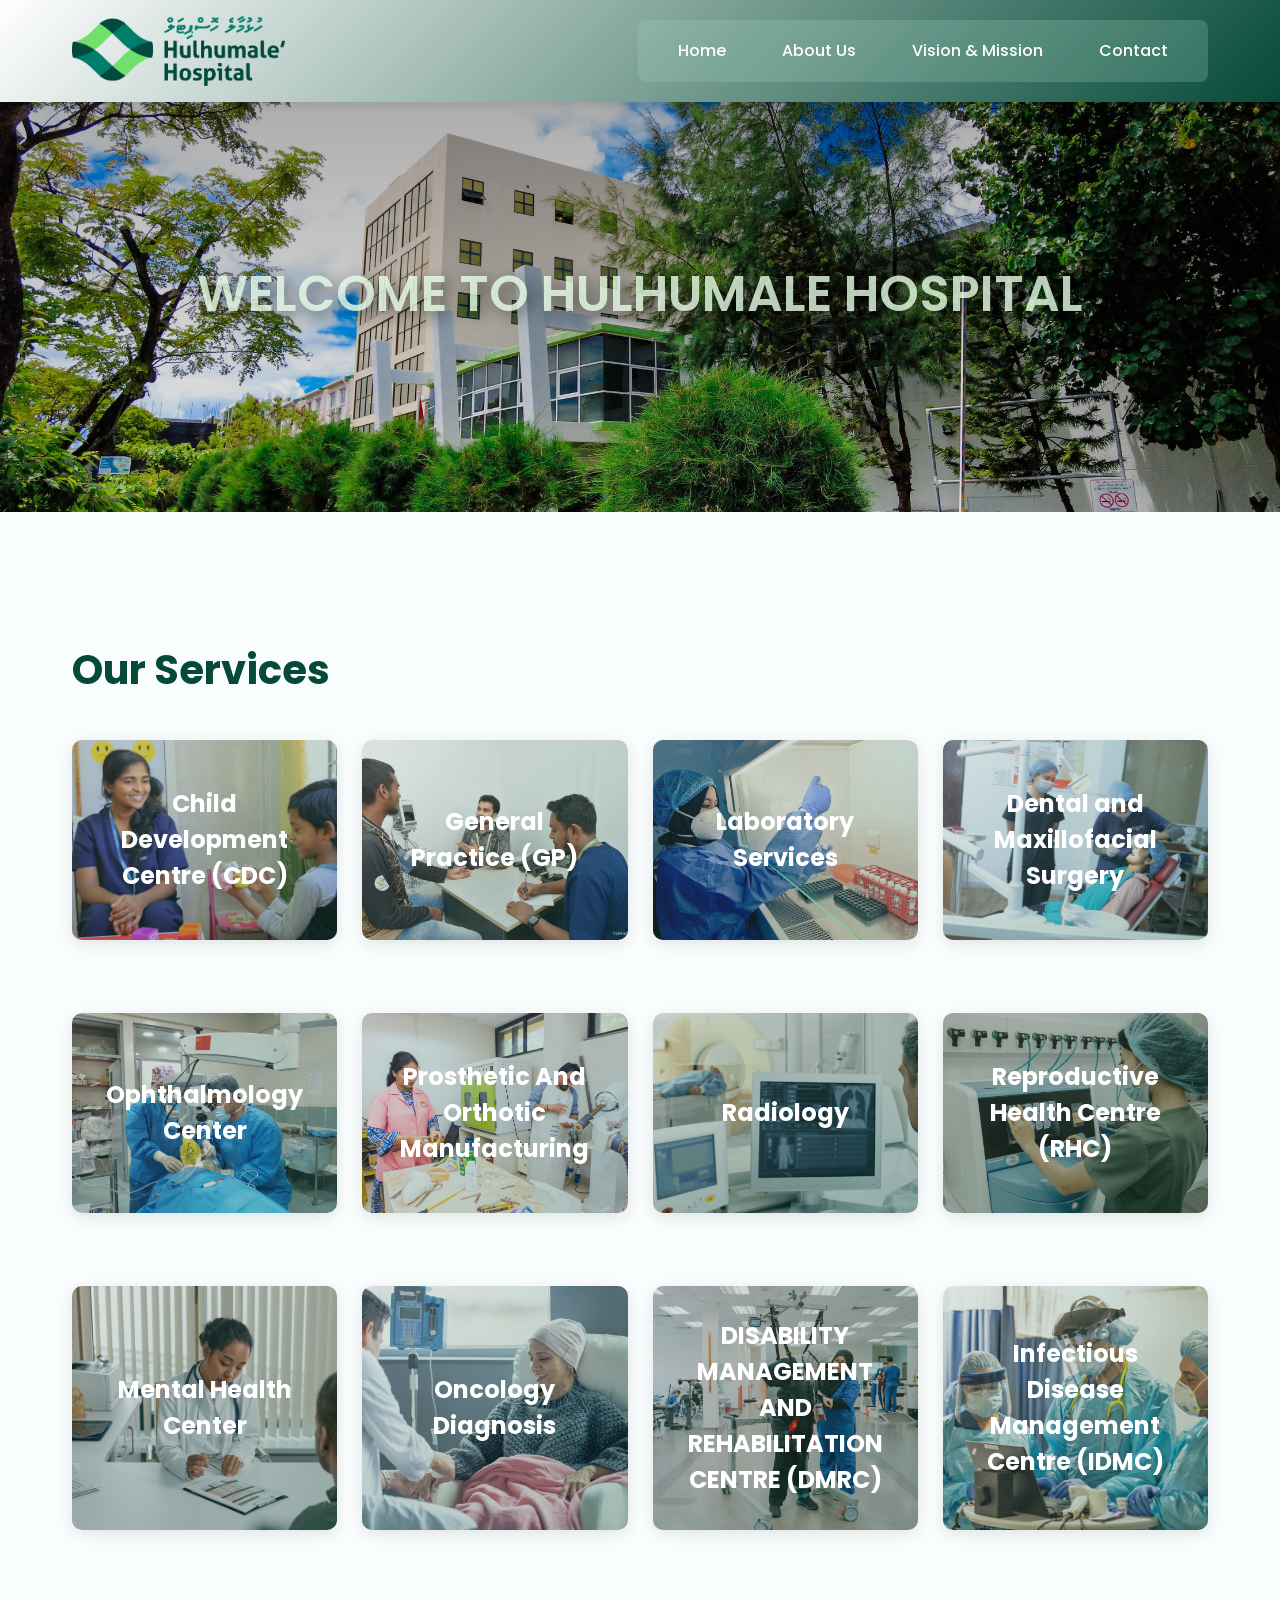
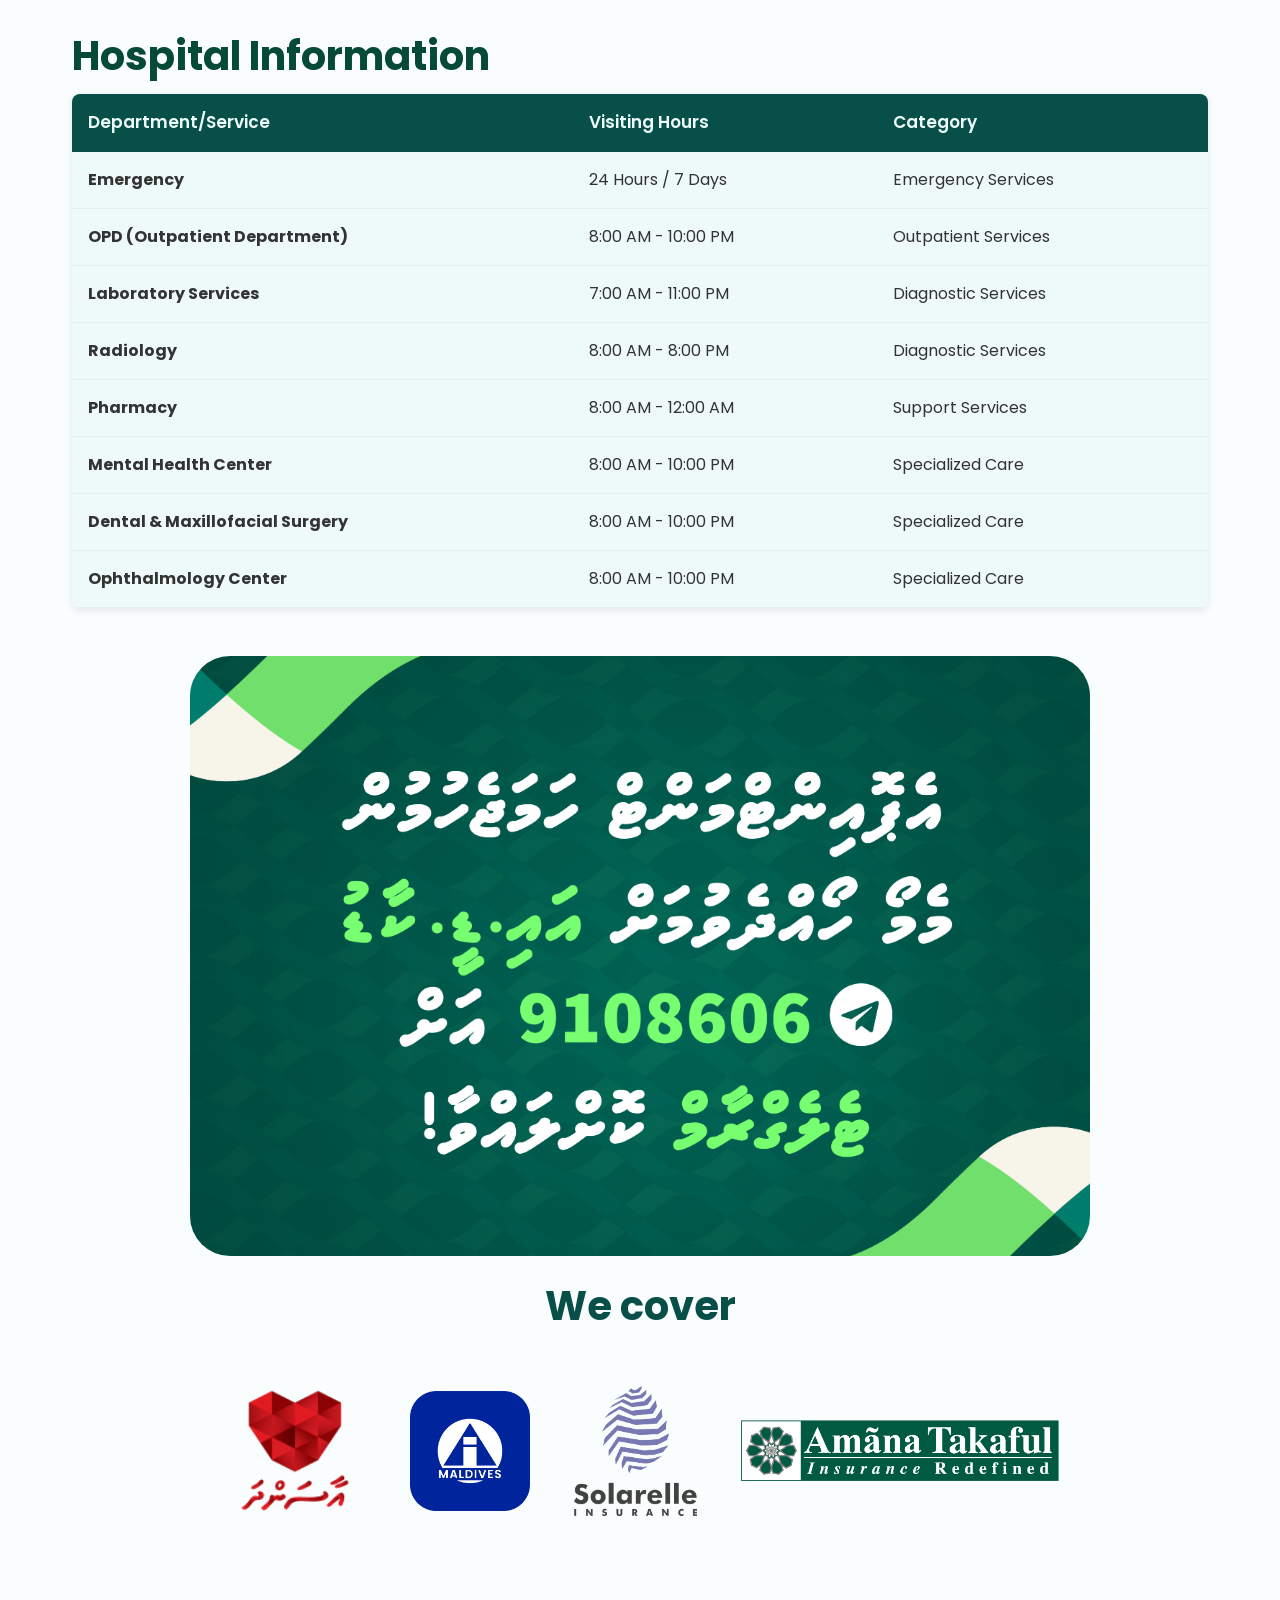
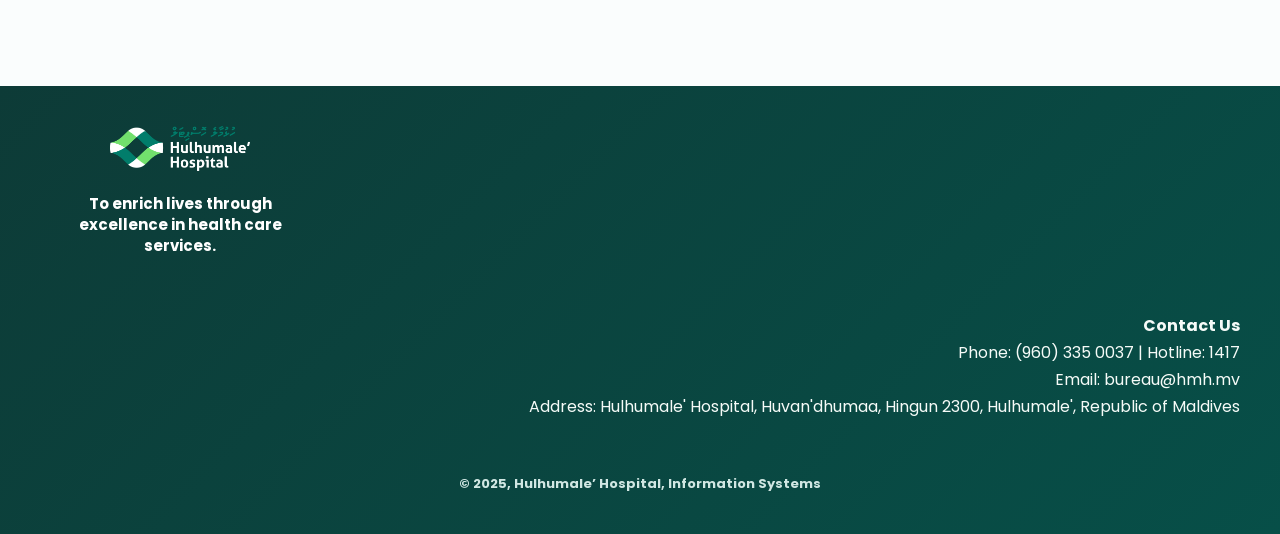
<file: index.html>
<!DOCTYPE html>
<html lang="en">
<head>
    <meta charset="UTF-8">
    <meta name="viewport" content="width=device-width, initial-scale=1.0">
    <title>Hulhumalé Hospital</title>
    <link rel="stylesheet" href="css/style.css">
    <link href="https://fonts.googleapis.com/css2?family=Poppins:wght@100;200;300;400;500;600;700;800;900&display=swap" rel="stylesheet">
</head>
<body>
    <header>
        <div class="header-content">
            <div class="logo">
                <img src="Assets/Logo/logo.png" alt="Hulhumalé Hospital Logo">
            </div>
            <nav>
                <ul>
                    <li><a href="index.html">Home</a></li>
                    <li><a href="about.html">About Us</a></li>
                    <li><a href="vision.html">Vision & Mission</a></li>
                    <li><a href="contact.html">Contact</a></li>
                </ul>
            </nav>
        </div>
    </header>
    
    <section class="banner-1">
        <h2>Welcome To Hulhumale Hospital</h2> 
    </section>
    <main>
        <section>
            <h2>Our Services</h2>
            <div class="services">
                <section class="service-card">
                    <h3>Child Development Centre (CDC)</h3>
                </section>

                <section class="service-card">
                    <h3>General Practice (GP)</h3>
                </section>

                <section class="service-card">                    
                    <h3>Laboratory Services</h3>
                </section>

                <section class="service-card">                  
                    <h3>Dental and Maxillofacial Surgery</h3>                   
                </section>

                <section class="service-card">                  
                    <h3>Ophthalmology Center</h3>                   
                </section>

                <section class="service-card">
                    <h3>Prosthetic And Orthotic Manufacturing</h3>
                </section>

                <section class="service-card">
                    <h3>Radiology</h3>
                </section>

                <section class="service-card">
                    <h3>Reproductive Health Centre (RHC)</h3>
                </section>

                <section class="service-card">
                    <h3>Mental Health Center</h3>
                </section>

                <section class="service-card">
                    <h3>Oncology Diagnosis</h3>
                </section>

                <section class="service-card">
                    <h3>DISABILITY MANAGEMENT AND REHABILITATION CENTRE (DMRC)</h3>
                </section>

                <section class="service-card">
                    <h3>Infectious Disease Management Centre (IDMC)</h3>
                </section>
            </div>
        </section>
            
        <section>
            <h2>Hospital Information</h2>
            <div>
                <table class="HMH-info-table">
                    <thead>
                        <tr>
                            <th>Department/Service</th>
                            <th>Visiting Hours</th>
                            <th>Category</th>
                        </tr>
                    </thead>
                    <tbody>
                        <tr>
                            <td><strong>Emergency</strong></td>
                            <td>24 Hours / 7 Days</td>
                            <td>Emergency Services</td>
                        </tr>
                        <tr>
                            <td><strong>OPD (Outpatient Department)</strong></td>
                            <td>8:00 AM - 10:00 PM</td>
                            <td>Outpatient Services</td>
                        </tr>
                        <tr>
                            <td><strong>Laboratory Services</strong></td>
                            <td>7:00 AM - 11:00 PM</td>
                            <td>Diagnostic Services</td>
                        </tr>
                        <tr>
                            <td><strong>Radiology</strong></td>
                            <td>8:00 AM - 8:00 PM</td>
                            <td>Diagnostic Services</td>
                        </tr>
                        <tr>
                            <td><strong>Pharmacy</strong></td>
                            <td>8:00 AM - 12:00 AM</td>
                            <td>Support Services</td>
                        </tr>
                        <tr>
                            <td><strong>Mental Health Center</strong></td>
                            <td>8:00 AM - 10:00 PM</td>
                            <td>Specialized Care</td>
                        </tr>
                        <tr>
                            <td><strong>Dental & Maxillofacial Surgery</strong></td>
                            <td>8:00 AM - 10:00 PM</td>
                            <td>Specialized Care</td>
                        </tr>
                        <tr>
                            <td><strong>Ophthalmology Center</strong></td>
                            <td>8:00 AM - 10:00 PM</td>
                            <td>Specialized Care</td>
                        </tr>
                    </tbody>
                </table>
            </div>

        </section>
        <section class="banner-bottom">
        </section>

        <section>
            <h3 class="insurance-text"> We cover</h3>
            <div class="insurance-container">
        <div class="logo-box1"></div>
        <div class="logo-box2"></div>
        <div class="logo-box3"></div>
        <div class="logo-box4"></div>
            </div>
        </section>
    </main>

    <footer>
    <div class="footer-grid">
        <div class="footer-left">
            <img src="Assets/Logo/logo_footer.png" alt="hulhumale" class="footer-logo">
            <div class="footer-tagline"><strong>To enrich lives through excellence in health care services.</strong></div>
        </div>
        <div class="footer-right">
            <h4>Contact Us</h4>
            <p>Phone: (960) 335 0037 | Hotline: 1417</p>
            <p>Email: bureau@hmh.mv</p>
            <p>Address: Hulhumale' Hospital, Huvan'dhumaa, Hingun 2300, Hulhumale', Republic of Maldives</p>
        </div>
        <div class="footer-sep"></div>
    </div>
        <div>
            <p class="footer-bottom-text">© 2025, Hulhumale’ Hospital, Information Systems</p>
        </div>
</footer>

</body>
</html>
</file>
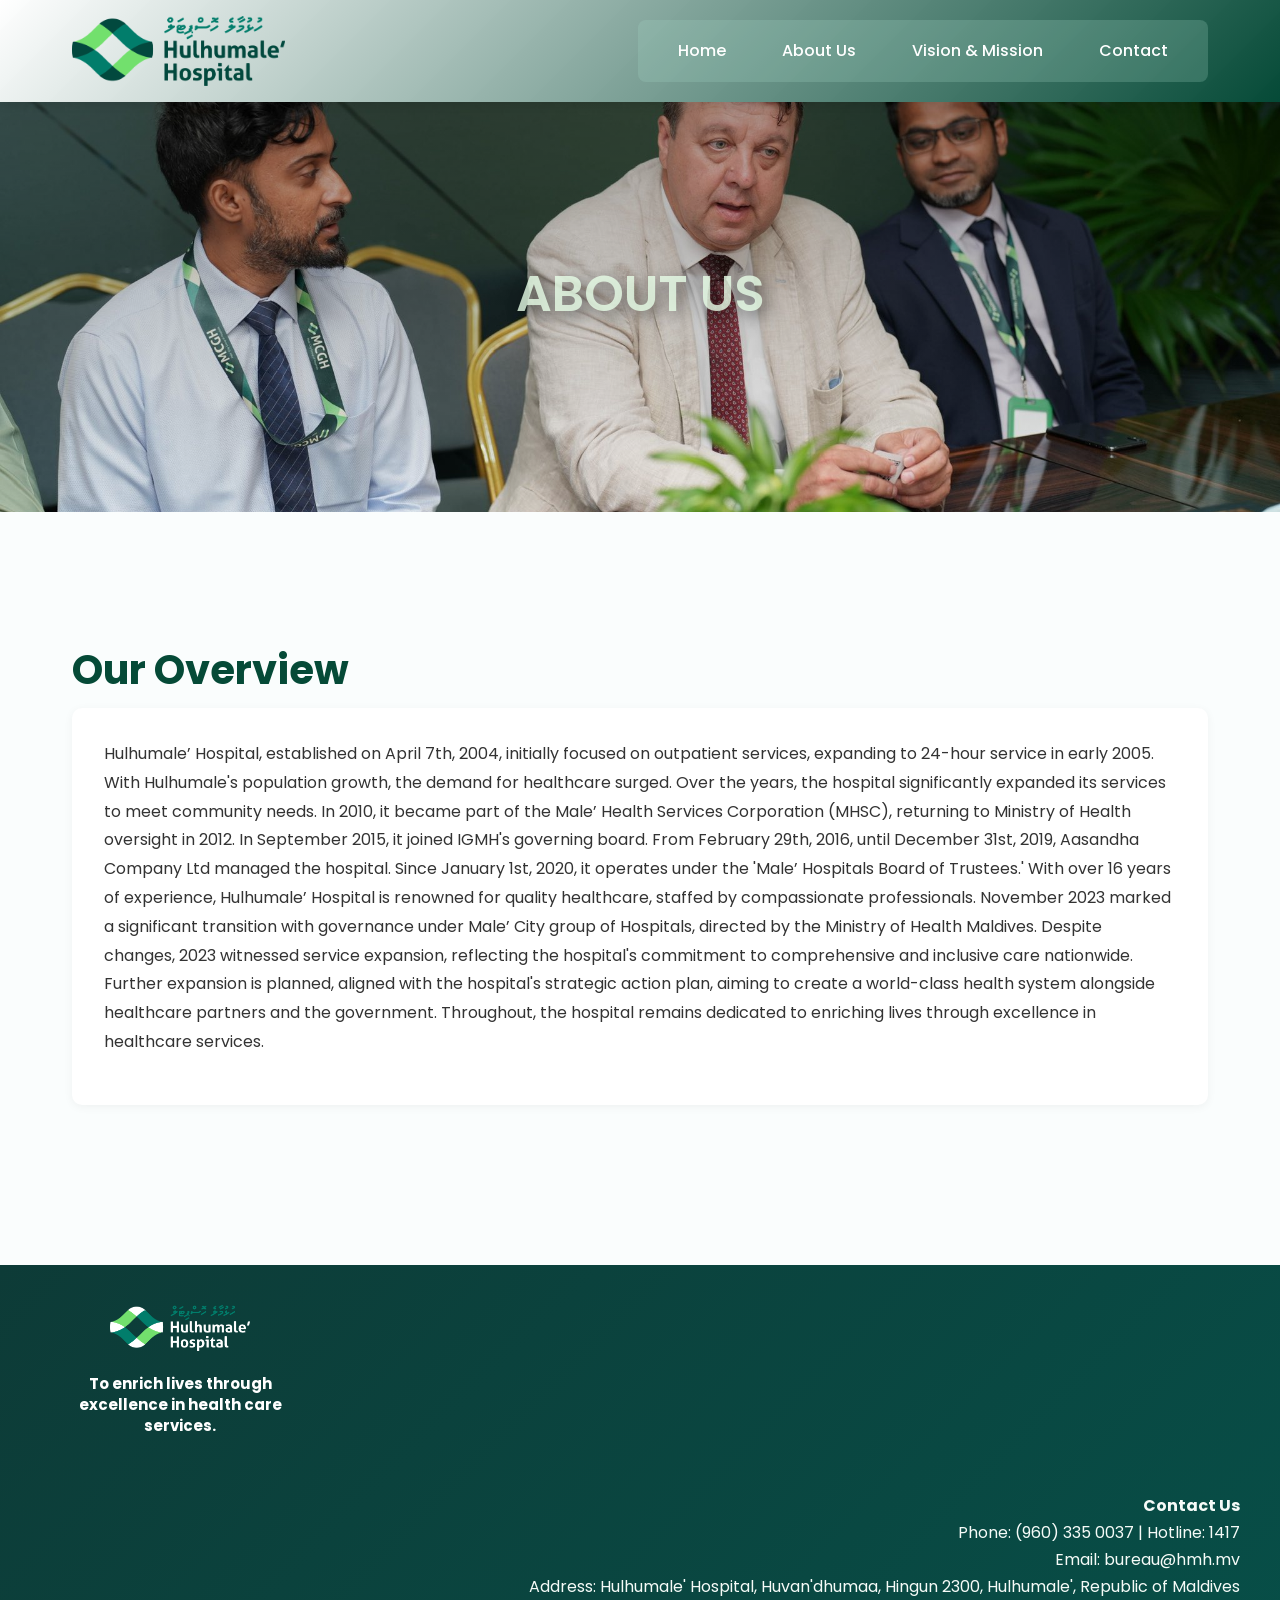
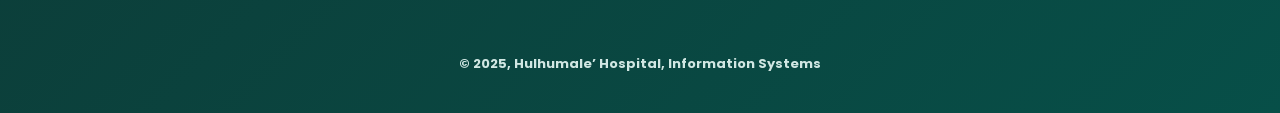
<file: about.html>
<!DOCTYPE html>
<html lang="en">
<head>
    <meta charset="UTF-8">
    <meta name="viewport" content="width=device-width, initial-scale=1.0">
    <title>HMH - About Us</title>
    <link rel="stylesheet" href="css/style.css">
    <link href="https://fonts.googleapis.com/css2?family=Poppins:wght@100;200;300;400;500;600;700;800;900&display=swap" rel="stylesheet">
</head>
<body>
    <header>
        <div class="header-content">
            <div class="logo">
                <img src="Assets/Logo/logo.png" alt="Hulhumalé Hospital Logo">
                
            </div>
            <nav>
                <ul>
                    <li><a href="index.html">Home</a></li>
                    <li><a href="about.html">About Us</a></li>
                    <li><a href="vision.html">Vision & Mission</a></li>
                    <li><a href="contact.html">Contact</a></li>
                </ul>
            </nav>
        </div>
    </header>

    <section class="banner-2">
        <h2>About Us</h2>
    </section>

    <main>
        <section>
            <h2>Our Overview</h2>
            <section class="page-content">
                <p>Hulhumale’ Hospital, established on April 7th, 2004, initially focused on outpatient services, expanding to 24-hour service in early 2005. With Hulhumale's population growth, the demand for healthcare surged. Over the years, the hospital significantly expanded its services to meet community needs. In 2010, it became part of the Male’ Health Services Corporation (MHSC), returning to Ministry of Health oversight in 2012. In September 2015, it joined IGMH's governing board. From February 29th, 2016, until December 31st, 2019, Aasandha Company Ltd managed the hospital. Since January 1st, 2020, it operates under the 'Male’ Hospitals Board of Trustees.' With over 16 years of experience, Hulhumale’ Hospital is renowned for quality healthcare, staffed by compassionate professionals. November 2023 marked a significant transition with governance under Male’ City group of Hospitals, directed by the Ministry of Health Maldives. Despite changes, 2023 witnessed service expansion, reflecting the hospital's commitment to comprehensive and inclusive care nationwide. Further expansion is planned, aligned with the hospital's strategic action plan, aiming to create a world-class health system alongside healthcare partners and the government. Throughout, the hospital remains dedicated to enriching lives through excellence in healthcare services.</p>
            </section>
        </section>

    </main>

     <footer>
    <div class="footer-grid">
        <div class="footer-left">
            <img src="Assets/Logo/logo_footer.png" alt="hulhumale" class="footer-logo">
            <div class="footer-tagline"><strong>To enrich lives through excellence in health care services.</strong></div>
        </div>
        <div class="footer-right">
            <h4>Contact Us</h4>
            <p>Phone: (960) 335 0037 | Hotline: 1417</p>
            <p>Email: bureau@hmh.mv</p>
            <p>Address: Hulhumale' Hospital, Huvan'dhumaa, Hingun 2300, Hulhumale', Republic of Maldives</p>
        </div>
        <div class="footer-sep"></div>
    </div>
        <div>
            <p class="footer-bottom-text">© 2025, Hulhumale’ Hospital, Information Systems</p>
        </div>

</footer>
</body>
</html>
</file>
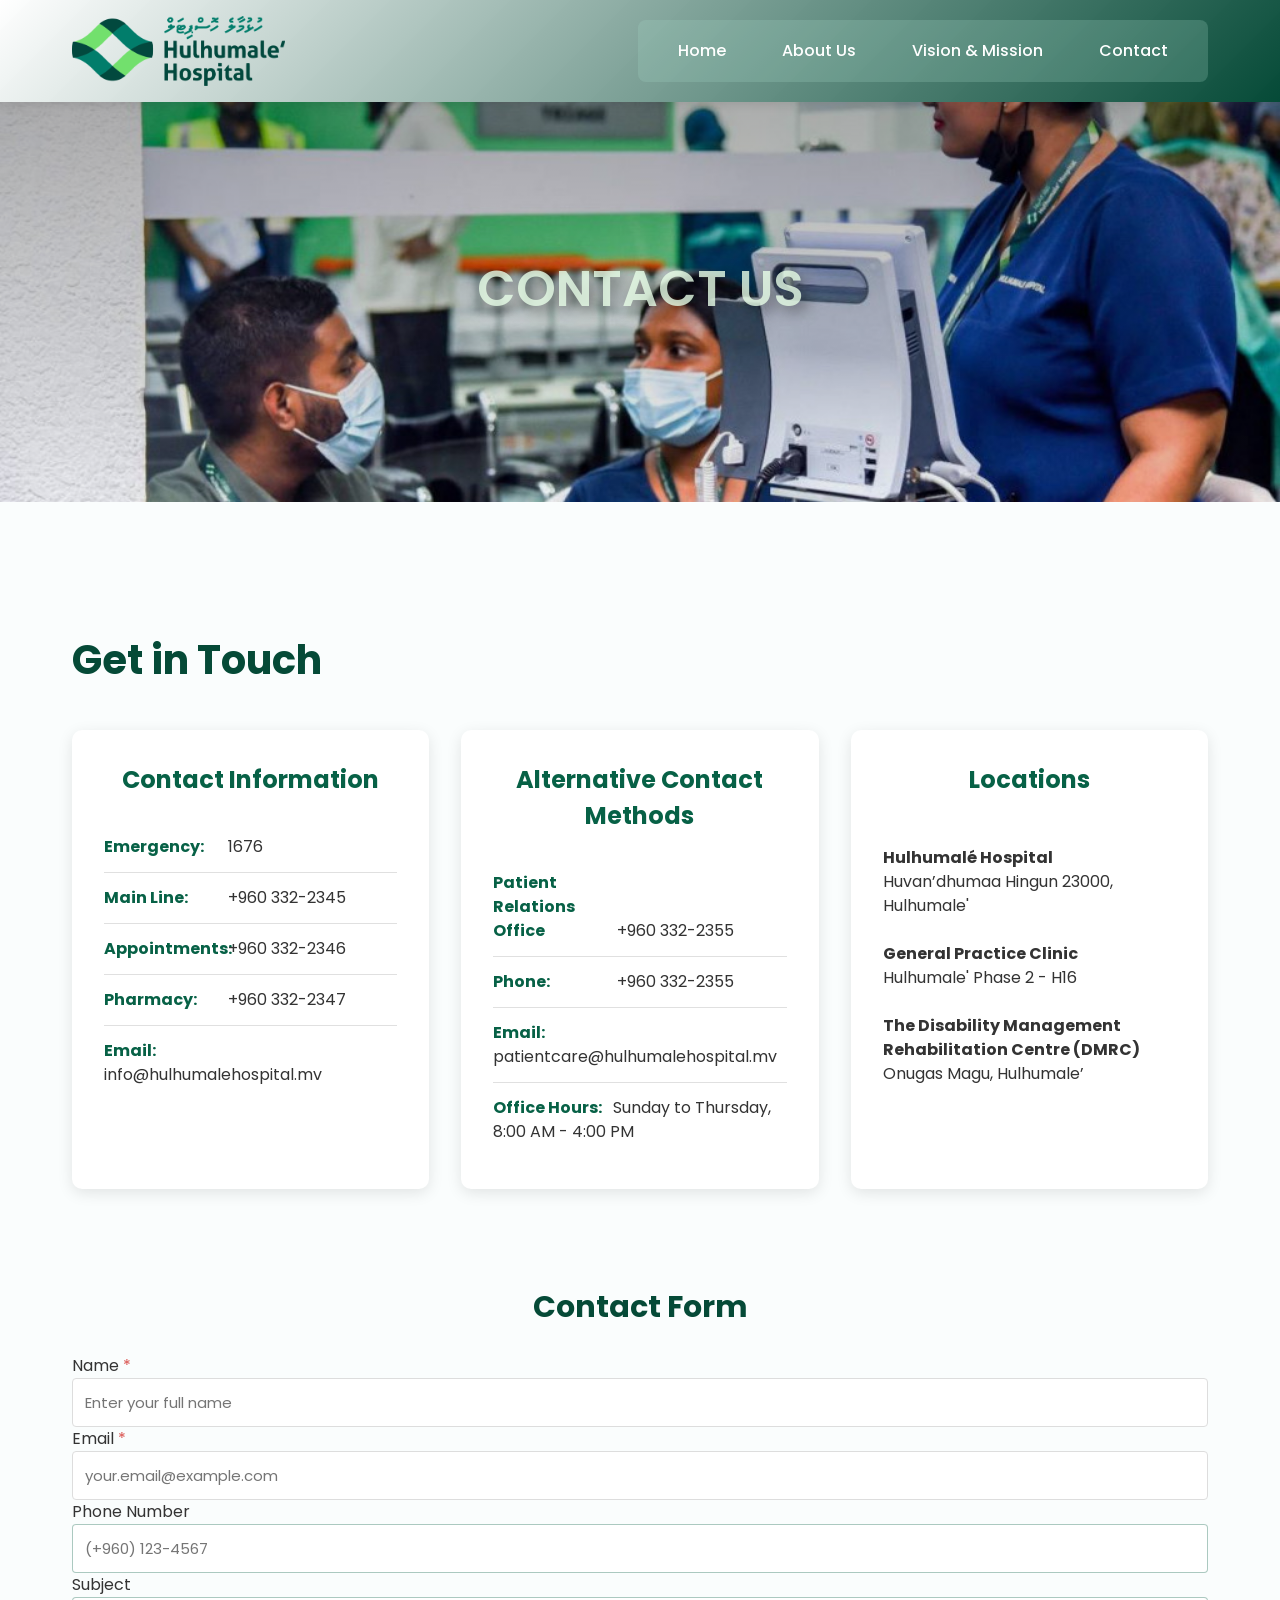
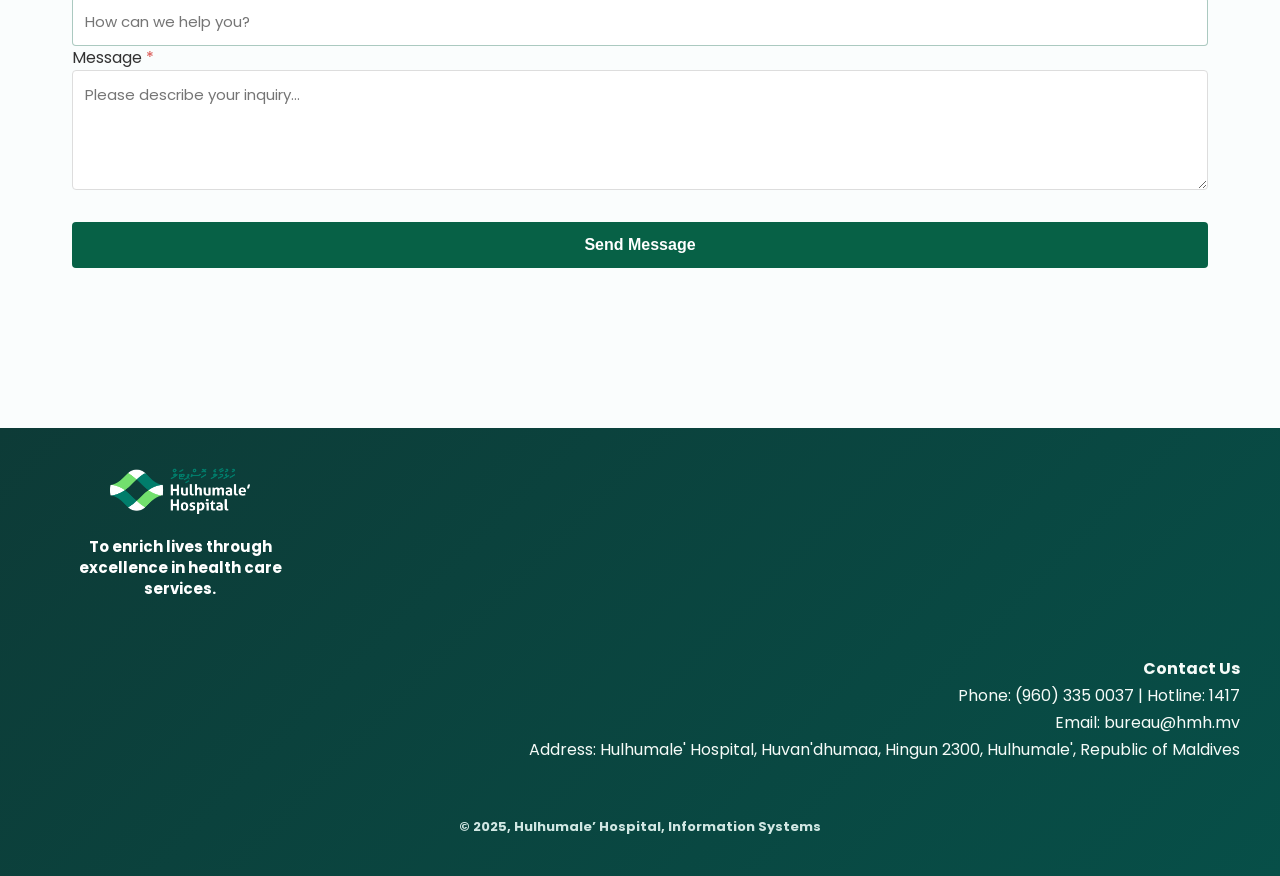
<file: contact.html>
<!DOCTYPE html>
<html lang="en">
<head>
    <meta charset="UTF-8">
    <meta name="viewport" content="width=device-width, initial-scale=1.0">
    <title>HMH - Contact Us</title>
    <link rel="stylesheet" href="css/style.css">
    <link href="https://fonts.googleapis.com/css2?family=Poppins:wght@100;200;300;400;500;600;700;800;900&display=swap" rel="stylesheet">
</head>
<body>
    <header>
        <div class="header-content">
            <div class="logo">
                <img src="Assets/Logo/logo.png" alt="Hulhumalé Hospital Logo">
            </div>
            <nav>
                <ul>
                    <li><a href="index.html">Home</a></li>
                    <li><a href="about.html">About Us</a></li>
                    <li><a href="vision.html">Vision & Mission</a></li>
                    <li><a href="contact.html">Contact</a></li>
                </ul>
            </nav>
        </div>
    </header>

    <section class="banner-4">
        <h2>Contact Us</h2>
    </section>

    <main>
        <section>
            <h2>Get in Touch</h2>
            <div class="contact-grid">
                <section class="contact-card">
                    <h3>Contact Information</h3>
                    <ul class="contact-info">
                        <li><strong>Emergency:</strong> 1676</li>
                        <li><strong>Main Line:</strong> +960 332-2345</li>
                        <li><strong>Appointments:</strong> +960 332-2346</li>
                        <li><strong>Pharmacy:</strong> +960 332-2347</li>
                        <li><strong>Email:</strong> info@hulhumalehospital.mv</li>
                    </ul>
                </section>
                <section class="contact-card">
                    <h3>Alternative Contact Methods</h3>
                    <ul class="contact-info">
                        <li><strong>Patient Relations Office</strong> +960 332-2355</li>
                        <li><strong>Phone:</strong> +960 332-2355</li>
                        <li><strong>Email:</strong> patientcare@hulhumalehospital.mv</li>
                        <li><strong>Office Hours:</strong>Sunday to Thursday, 8:00 AM - 4:00 PM</li>
                    </ul>
                </section>

                <section class="contact-card">
                    <h3>Locations</h3>
                    <br><p><strong>Hulhumalé Hospital</strong><br>
                    Huvan’dhumaa Hingun 23000, Hulhumale'</p><br>
                    <p><strong>General Practice Clinic</strong><br>
                    Hulhumale' Phase 2 - H16</p><br>
                    <p><strong>The Disability Management Rehabilitation Centre (DMRC)</strong><br>
                    Onugas Magu, Hulhumale’</p>

                </section>
            </div>
        </section>

        <section>
            <h3>Contact Form</h3>
    <form>
            <label>Name <span class="required">*</span></label>
            <input type="text" name="name" placeholder="Enter your full name" required>

            <label>Email <span class="required">*</span></label>
            <input type="email" name="email" placeholder="your.email@example.com" required>

            <label>Phone Number</label>
            <input type="text" name="phone" placeholder="(+960) 123-4567">

            <label>Subject</label>
            <input type="text" name="subject" placeholder="How can we help you?">

            <label>Message <span class="required">*</span></label>
            <textarea name="message" placeholder="Please describe your inquiry..." required></textarea>

            <button type="submit">Send Message</button>
        </form>

        </section>
    </main>


     <footer>
    <div class="footer-grid">
        <div class="footer-left">
            <img src="Assets/Logo/logo_footer.png" alt="hulhumale" class="footer-logo">
            <div class="footer-tagline"><strong>To enrich lives through excellence in health care services.</strong></div>
        </div>
        <div class="footer-right">
            <h4>Contact Us</h4>
            <p>Phone: (960) 335 0037 | Hotline: 1417</p>
            <p>Email: bureau@hmh.mv</p>
            <p>Address: Hulhumale' Hospital, Huvan'dhumaa, Hingun 2300, Hulhumale', Republic of Maldives</p>
        </div>
        <div class="footer-sep"></div>
    </div>
        <div>
            <p class="footer-bottom-text">© 2025, Hulhumale’ Hospital, Information Systems</p>
        </div>
</footer>

</body>
</html>
</file>
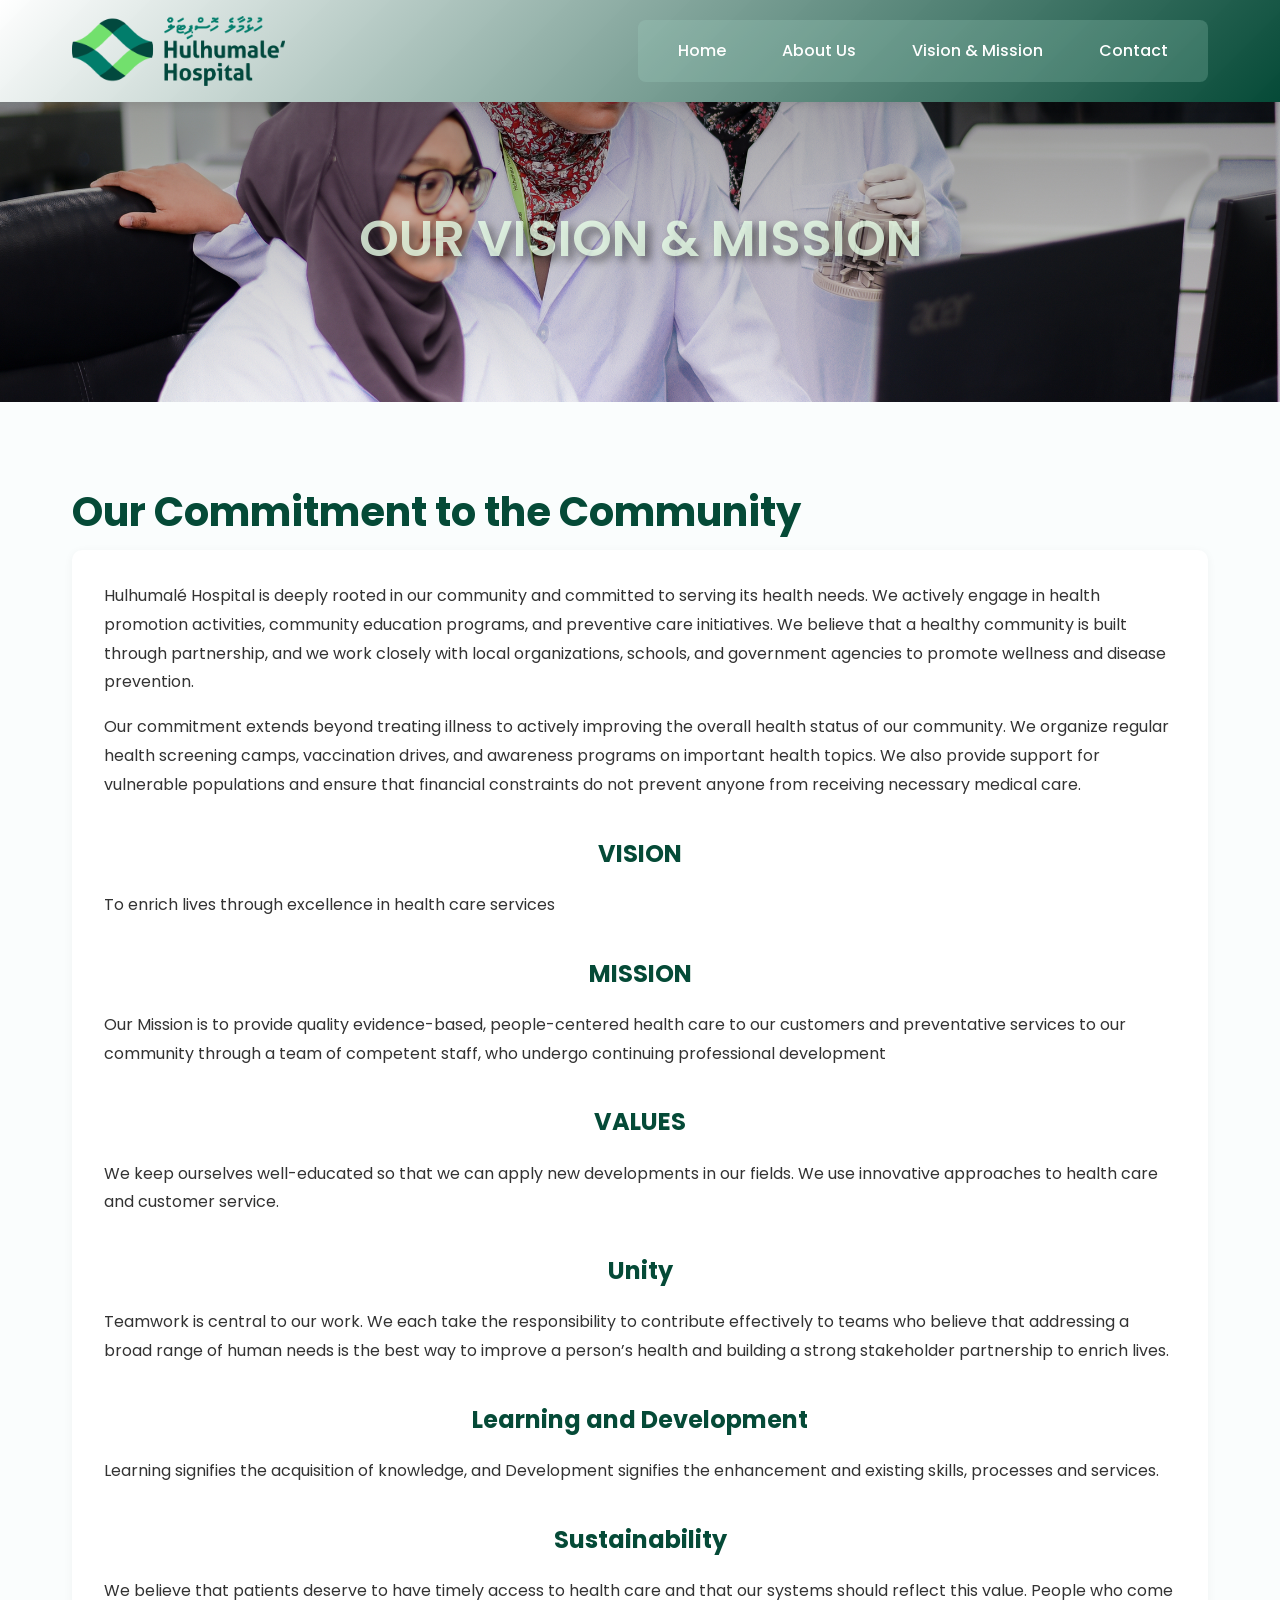
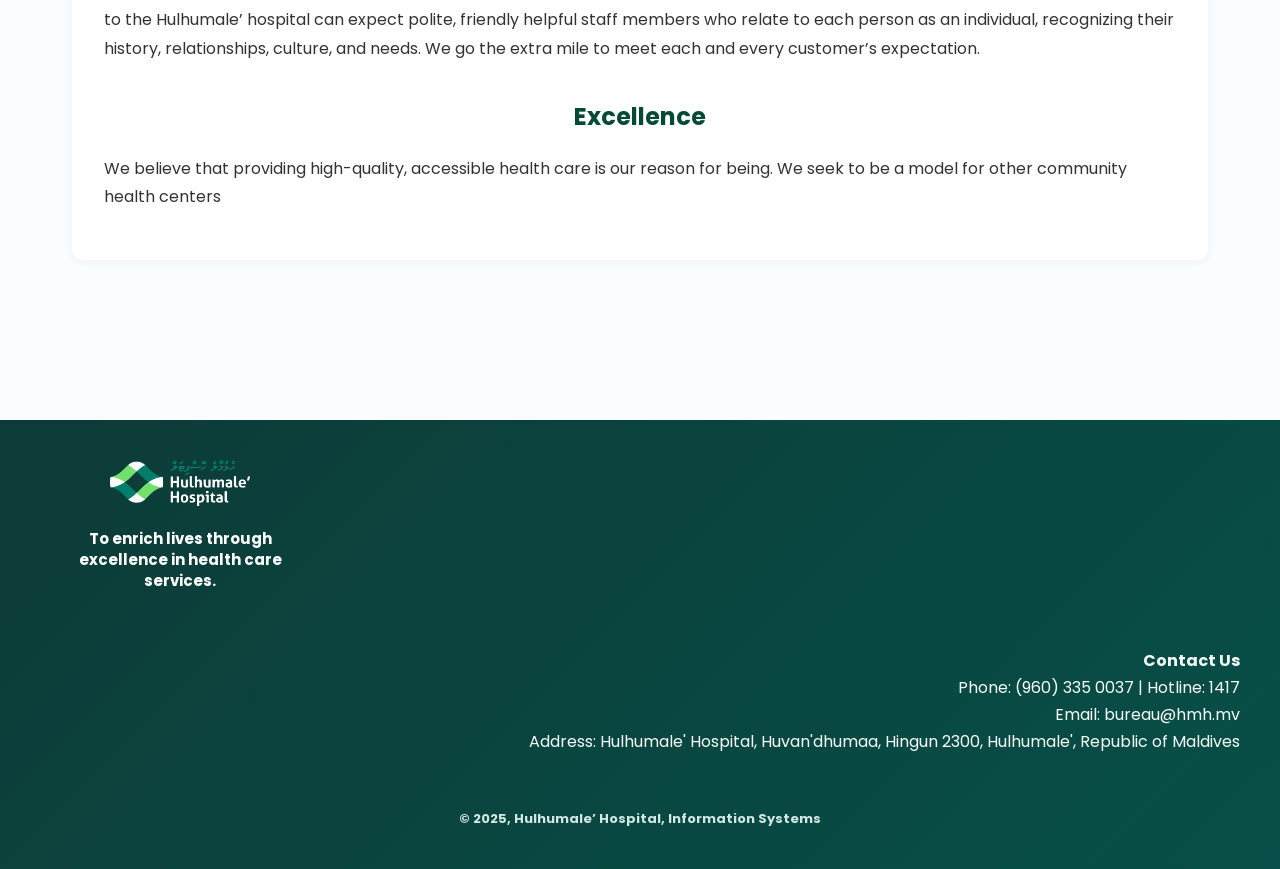
<file: vision.html>
<!DOCTYPE html>
<html lang="en">
<head>
    <meta charset="UTF-8">
    <meta name="viewport" content="width=device-width, initial-scale=1.0">
    <title>HMH - Vision & Mission</title>
    <link rel="stylesheet" href="css/style.css">
    <link href="https://fonts.googleapis.com/css2?family=Poppins:wght@100;200;300;400;500;600;700;800;900&display=swap" rel="stylesheet">
</head>


<body>
    <header>
        <div class="header-content">
            <div class="logo">
                <img src="Assets/Logo/logo.png" alt="Hulhumalé Hospital Logo">
            </div>
            <nav>
                <ul>
                    <li><a href="index.html">Home</a></li>
                    <li><a href="about.html">About Us</a></li>
                    <li><a href="vision.html">Vision & Mission</a></li>
                    <li><a href="contact.html">Contact</a></li>
                </ul>
            </nav>
        </div>
    </header>

<div class="banner-3">
        <h2>Our Vision & Mission</h2>
</div>
    
    <main>
        <section>
            <h2>Our Commitment to the Community</h2>
            <section class="page-content">
                <p>Hulhumalé Hospital is deeply rooted in our community and committed to serving its health needs. We actively engage in health promotion activities, community education programs, and preventive care initiatives. We believe that a healthy community is built through partnership, and we work closely with local organizations, schools, and government agencies to promote wellness and disease prevention.</p>
                
                <p>Our commitment extends beyond treating illness to actively improving the overall health status of our community. We organize regular health screening camps, vaccination drives, and awareness programs on important health topics. We also provide support for vulnerable populations and ensure that financial constraints do not prevent anyone from receiving necessary medical care.</p>


                <h3>VISION</h3>
                <p>To enrich lives through excellence in health care services</p>

                <h3>MISSION</h3>
                <p>Our Mission is to provide quality evidence-based, people-centered health care to our customers and preventative services to our community through a team of competent staff, who undergo continuing professional development

                </p>

                <h3>VALUES</h3>
                <p>We keep ourselves well-educated so that we can apply new developments in our fields. We use innovative approaches to health care and customer service.</p>

                <h3>Unity</h3>
                <p>Teamwork is central to our work. We each take the responsibility to contribute effectively to teams who believe that addressing a broad range of human needs is the best way to improve a person’s health and building a strong stakeholder partnership to enrich lives.</p>

                <h3>Learning and Development</h3>
                <p>Learning signifies the acquisition of knowledge, and Development signifies the enhancement and existing skills, processes and services.</p>

                <h3>Sustainability</h3>
                <p>We believe that patients deserve to have timely access to health care and that our systems should reflect this value. People who come to the Hulhumale’ hospital can expect polite, friendly helpful staff members who relate to each person as an individual, recognizing their history, relationships, culture, and needs. We go the extra mile to meet each and every customer’s expectation.</p>

                <h3>Excellence</h3>
                <p>We believe that providing high-quality, accessible health care is our reason for being. We seek to be a model for other community health centers</p>

            </section>
        </section>
    </main>

     <footer>
    <div class="footer-grid">
        <div class="footer-left">
            <img src="Assets/Logo/logo_footer.png" alt="hulhumale" class="footer-logo">
            <div class="footer-tagline"><strong>To enrich lives through excellence in health care services.</strong></div>
        </div>
        <div class="footer-right">
            <h4>Contact Us</h4>
            <p>Phone: (960) 335 0037 | Hotline: 1417</p>
            <p>Email: bureau@hmh.mv</p>
            <p>Address: Hulhumale' Hospital, Huvan'dhumaa, Hingun 2300, Hulhumale', Republic of Maldives</p>
        </div>
        <div class="footer-sep"></div>
    </div>
        <div>
            <p class="footer-bottom-text">© 2025, Hulhumale’ Hospital, Information Systems</p>
        </div>

</footer>
</body>
</html>
</file>
<file: css/style.css>
* {
    margin: 0;
    padding: 0;
    box-sizing: border-box;
}
body {
    font-family: Poppins, sans-serif;
    font-size: 16px;
    line-height: 1.5;
    color: #333;
    background: #fafdfd;
}
header {
    background:linear-gradient(135deg, #ffffffe8, #054a37  100%);
    color: #FDFDFD;
    padding: 16px 0;
    box-shadow: 0 2px 10px rgba(0,0,0,0.1);
    position: sticky;
    top: 0;
    z-index: 1000;
}
.header-content {
    max-width: 1200px;
    margin: 0 auto;
    padding: 0 32px;
    display: flex;
    justify-content: space-between;
    align-items: center;
}
.logo {
    display: flex;
    align-items: center;
    gap: 10px;
}
.logo img {
    height: 70px;
    width: auto;
    object-fit: contain;
}
nav {
    background: rgba(162, 211, 196, 0.24);
    padding: 8px 16px;
    border-radius: 8px;
}
nav ul {
    list-style: none;
    display: flex;
    gap: 8px;
}
nav a {
    color: rgb(255, 255, 255);
    text-decoration: none;
    font-weight: 500;
    padding: 11px 24px;
    border-radius: 5px;
    transition: all 0.3s ease;
    display: block;
    position: relative;
}
nav a::after {
    content:normal;
    position: absolute;
    bottom: 0;
    left: 50%;
    transform: translateX(-50%);
    width: 0;
    height: 2px;
    background: white;
    transition: width 0.3s ease;
}
nav a:hover {
    background: rgba(1, 49, 36, 0.342);
    transform: translateY(-2px);
}
nav a:hover::after {
    width: 80%;
}
.banner-1 {
    background: linear-gradient(rgba(0,0,0,0.32), rgba(0,0,0,0.05)), url('../Assets/Banner/Banner.jpg') no-repeat center center/cover;
    background-size: cover;
    background-position: center;
    color: white;
    padding: 105px 55px;
    text-align: center;
}
.banner-1 h2 {
    font-size: 50px;
    font-family: 'Poppins';
    text-transform: uppercase;
    text-shadow: 5px 5px 15px rgba(0,0,0,0.5);
    font-weight: 600;
    color: #e9ffe9cb;
    margin-bottom: 25px;
    border-bottom: none;
    padding-bottom: 50px;
    padding-top: 50px;
    display:flexbox;
    justify-content: center;
}
.banner-2 {
    background: linear-gradient(rgba(0,0,0,0.32), rgba(0,0,0,0.05)), url('../Assets/Banner/Banner-2.jpg') no-repeat center center/cover;
    background-size: cover;
    background-position: center;
    color: white;
    padding: 105px 55px;
    text-align: center;
}
.banner-2 h2 {
    font-size: 50px;
    font-family: 'Poppins';
    text-transform: uppercase;
    text-shadow: 5px 5px 15px rgba(0,0,0,0.5);
    font-weight: 600;
    color: #e9ffe9cb;
    margin-bottom: 25px;
    border-bottom: none;
    padding-bottom: 50px;
    padding-top: 50px;
    display:flexbox;
    justify-content: center;
}
.banner-3 {
    background: linear-gradient(rgba(0,0,0,0.32), rgba(0,0,0,0.05)), url('../Assets/Banner/Banner-3.jpg') no-repeat center center/cover;
    background-size: cover;
    background-position: center;
    color: white;
    padding: 100px 55px;
    padding-top: 50px;
    padding-bottom: 50px;
    text-align: center;
}
.banner-3 h2 {
    font-size: 50px;
    font-family: 'Poppins';
    text-transform: uppercase;
    text-shadow: 5px 5px 10px rgba(0,0,0,0.5);
    font-weight: 600;
    color: #e9ffe9cb;
    margin-bottom: 25px;
    border-bottom: none;
    padding-bottom: 50px;
    padding-top: 50px;
    display:flexbox;
    justify-content: center;
}
.banner-4 {
    background: linear-gradient(rgba(0,0,0,0.32), rgba(0,0,0,0.05)), url('../Assets/Banner/banner-4.jpg') no-repeat center center/cover;
    background-size:cover;
    background-position: center;
    color: white;
    padding: 100px 55px;
    padding-top: 100px;
    padding-bottom: 100px;
    text-align: center;
}
.banner-4 h2 {
    font-size: 50px;
    font-family: 'Poppins';
    text-transform: uppercase;
    text-shadow: 5px 5px 15px rgba(0,0,0,0.5);
    font-weight: 600;
    color: #e9ffe9cb;
    margin-bottom: 25px;
    border-bottom: none;
    padding-bottom: 50px;
    padding-top: 50px;
    display:flexbox;
    justify-content: center;
}
main {
    max-width: 1200px;
    margin: 0 auto;
    padding: 80px 32px 48px;
}
section {
    margin-bottom: 48px;
}
section h2 {
    color: #054a37;
    font-size: 40px;
    padding-bottom: 8px;
}
section h3 {
    color: #054a37;
    font-size: 30px;
    margin-bottom: 24px;
    text-align: center;
}
.services {
    display: grid;
    grid-template-columns: repeat(auto-fit, minmax(280px, 330px));
    gap: 32px;
    margin-top: 32px;
}
.service-card {
    position: relative;
    background: white;
    padding: 32px;
    border-radius: 10px;
    box-shadow: 0 4px 15px rgba(0,0,0,0.1);
    transition: transform 0.3s ease, box-shadow 0.3s ease;
    min-height: 200px;
    overflow: hidden;
    background-size: cover;
    background-position: center;
    background-repeat: no-repeat;
    display: flex;
    align-items: center;
    justify-content: center;
}
.service-card::before {
    content: '';
    position: absolute;
    top: 0;
    left: 0;
    right: 0;
    bottom: 0;
    background: linear-gradient(135deg, rgba(107, 141, 131, 0.226), rgba(15, 78, 60, 0.329));
    z-index: 1;
    border-radius: 10px;
}
.service-card:hover {
    transform: translateY(-5px);
    box-shadow: 0 6px 20px rgba(143, 219, 196, 0.15);
}
 .service-card:hover::before {
    background: linear-gradient(135deg, rgba(19, 63, 51, 0.247), rgba(6, 85, 63, 0.664));
}
.service-card h3 {
    position: relative;
    z-index: 2;
    color: white; 
    margin: 0;
    font-size: 24px;
    text-align: center;
}
.service-card:nth-child(1) {
    background-image: url('../Assets/Images_Categories/cdc.jpg');
}

 .service-card:nth-child(2) {
    background-image: url('../Assets/Images_Categories/GP.jpg');
}
 .service-card:nth-child(3) {
    background-image: url('../Assets/Images_Categories/Laboratory_Services.jpg');
}
.service-card:nth-child(4) {
    background-image: url('../Assets/Images_Categories/Dental.jpg');
}
.service-card:nth-child(5) {
    background-image: url('../Assets/Images_Categories/Ophthalmology.jpg');
}
.service-card:nth-child(6) {
    background-image: url('../Assets/Images_Categories/Prosthetics_Orthotics.jpg');
}
.service-card:nth-child(7) {
    background-image: url('../Assets/Images_Categories/radiology.png');
}
.service-card:nth-child(8) {
    background-image: url('../Assets/Images_Categories/Reproductive.jpeg');
}
.service-card:nth-child(9) {
    background-image: url('../Assets/Images_Categories/mental_bs.jpeg');
}
.service-card:nth-child(10) {
    background-image: url('../Assets/Images_Categories/onocology.jpg');
}
.service-card:nth-child(11) {
    background-image: url('../Assets/Images_Categories/Disability.jpg');
}
.service-card:nth-child(12) {
    background-image: url('../Assets/Images_Categories/Infectious_Disease_Management.jpeg');
}

.HMH-info-table {
    width: 100%;
    border-collapse: collapse;
    background: #eefaf9;
    box-shadow: 0 2px 8px rgba(0,0,0,0.1);
    border-radius: 8px;
    overflow: hidden;
}
.HMH-info-table thead {
    background-color: #074F48;
    color: #eefcfa;
}
.HMH-info-table th {
    padding: 16px;
    text-align: left;
    font-weight: 600;
    font-size: 17px;
}
.HMH-info-table td {
    padding: 16px;
    border-bottom: 1px solid #e9ecef;
}
.HMH-info-table tbody tr:hover {
    background-color: #5c969036;
 }
.banner-bottom {
    background: url("../Assets/Banner/banner_bottom.jpg");
    background-size: cover;
    background-position: center;    
    padding: 60px 20px;
    display: flex;
    justify-content: center;
    align-items: center;
    border-radius:40px; 
    margin: auto;
    flex-wrap: wrap;
    width: 900px;
    height: 600px;
}
.insurance-container {
    display: flex;
    justify-content: center;
    align-items: center;
    gap: 40px;
    margin-top: 40px;
    flex-wrap: wrap;
}
.insurance-text {
    color: #074f48;
    font-weight: 700;
    font-size: 40px;
    text-align: center;
    margin-top: 20px;
}
.logo-box1 {
  background: url("../Assets/Images_footer/aasnadha-CKjwK1in.png") no-repeat center / contain;
  width: 150px;
  height: 150px;
  gap: 20px;
}
.logo-box2 {
  background: url("../Assets/Images_footer/allied-logo-nt.png") no-repeat center / contain;
  width: 120px;
  height: 120px;
  gap: 20px;
}
.logo-box3 {
  background: url("../Assets/Images_footer/solarelle-CrKOy6B8.png") no-repeat center / contain;
  width: 130px;
  height: 130px;
  gap: 20px;
}
.logo-box4 {
  background: url("../Assets/Images_footer/amana_takaful_logo.png") no-repeat center / contain;
  width: 320px;
  height: 110px;
  gap: 20px;
}
.page-content {
    background: white;
    padding: 32px;
    border-radius: 10px;
    box-shadow: 0 2px 10px rgba(0,0,0,0.05);
    line-height: 1.8;
}
.page-content h3 {
    color: #054a37;
    margin-top: 32px;
    margin-bottom: 16px;
    font-size: 24px;
}
.page-content p {
    margin-bottom: 16px;
}
.contact-grid {
    display: grid;
    grid-template-columns: repeat(auto-fit, minmax(300px, 1fr));
    gap: 32px;
    margin-top: 32px;
}
.contact-card {
    background: white;
    padding: 32px;
    border-radius: 10px;
    box-shadow: 0 4px 15px rgba(0,0,0,0.1);
}
.contact-card h3 {
    color: #076146;
    margin-bottom: 24px;
    font-size: 24px;
}
.contact-info {
    list-style: none;
}
.contact-info li {
    padding: 13px 0;
    border-bottom: 1px solid #e0e0e0;
    text-align: left;
}
.contact-info li:last-child {
    border-bottom: none;
}
.contact-info strong {
    color: #076146;
    display: inline-block;
    width: 120px;
}
.required {
    color: #d9534f;
}
input, textarea {
    width: 100%;
    padding: 12px;
    border: 1px solid #ddd;
    border-radius: 4px;
    font-size: 15px;
    font-family: poppins, sans-serif;
}
input:focus, textarea:focus {
    border-color: #0066cc;
    outline: none;
    box-shadow: 0 0 0 3px rgba(0,102,204,0.1);
}
input:valid {
    border-color: #07614656;
}
input:invalid:not(:placeholder-shown) {
    border-color: #d9534f;
}
textarea {
    min-height: 120px;
    resize: vertical;
}
textarea:valid {
    border-color: #5cb85c;
}
textarea:invalid:not(:placeholder-shown) {
    border-color: #d9534f;
}
button {
    width: 100%;
    padding: 14px;
    margin-top: 25px;
    background-color: #076146;
    color: white;
    border: none;
    border-radius: 4px;
    cursor: pointer;
    font-size: 16px;
    font-weight: bold;
}
button:hover {
    background-color: #02140f;
}

footer {
    background: linear-gradient(135deg, #0d3b37, #074f48 100%);
    color: white;
    padding: 20px 0;
    margin-top: 64px; 
}
.footer-grid {
    display: grid;
    grid-template-columns: 480px 720px;
    gap: 40px;
    max-width: 1200px;
    margin: 0 auto;
    padding: 20px 0;
}
.footer-left {
    width: 280px;              
    display: flex;
    flex-direction: column;
    align-items: flex-start;
    gap:  12px;
}
.footer-logo {
    max-width: 220px;
    height: auto;
    display: block;
}
.footer-right {
    text-align: right;
    color: #f6fbf8;
}
.footer-tagline {
    font-size: 15px;
    line-height: 1.4;
}
.footer-sep{
    width: 260%;
    height: 1px;
    background: rgba(160, 255, 226, 0.582);
    border: none;
    margin-bottom: 1px;
}
.footer-bottom-text {
    font-size: 13px;
    margin-top: 12px;
    color: #d1e7e3;
    font-weight: 700;
    text-align: center;
    padding: 20px 0; 
}
@media (max-width: 768px) {
    .header-content {
        flex-direction: column;
        gap: 16px;
    }
    nav ul {
        flex-wrap: wrap;
        justify-content: center;
        gap: 5px;
    }
    nav a {
        padding: 8px 16px;
        font-size: 14px;
    }
    main {
        padding: 48px 16px;
    }
}
@media (max-width: 768px) {
    .services {
        grid-template-columns: repeat(2, 1fr);
        gap: 15px;
        padding: 15px;
    }
    .service-card h3 {
        font-size: 16px;
    }
}
@media (max-width: 480px) {
    .services {
        grid-template-columns: 1fr;
        gap: 12px;
        padding: 10px;
    }
    .service-card {
        padding: 15px;
    }
    .service-card h3 {
        font-size: 14px;
    }
}
@media (min-width: 1200px) {
    .services {
        grid-template-columns: repeat(4, 1fr);
        gap: 25px;
    }
}
@media (max-width: 1024px) {
    .banner-bottom {
        width: 90%;
        height: 500px;
        border-radius: 30px;
        padding: 50px 20px;
    }
}
@media (max-width: 768px) {
    .banner-bottom {
        width: 95%;
        height: 400px;
        border-radius: 25px;
        padding: 40px 15px;
    }
}
@media (max-width: 480px) {
    .banner-bottom {
        width: 95%;
        height: 300px;
        border-radius: 20px;
        padding: 30px 10px;
        background-position: center center;
    }
}
@media (max-width: 360px) {
    .banner-bottom {
        width: 98%;
        height: 250px;
        border-radius: 15px;
        padding: 20px 10px;
    }
}
@media (max-width: 768px) {
    .footer-grid {
        grid-template-columns: 1fr; 
        text-align: center;        
    }
    .footer-left, .footer-right {
        justify-content: center;
        align-items: center;
    }
    .footer-logo {
        width: 140px;  
        margin-bottom: 10px;
    }
    .footer-tagline {
        max-width: 260px;
        margin: 0 auto 15px;
        font-size: 15px;
    }
    .footer-right h4,
    .footer-right p {
        margin: 3px 0;
    }
    .footer-sep {
        display:none;
    }
}
@media (max-width: 1300px) {
    .footer-grid {
        grid-template-columns: 1fr; 
        text-align: center;        
    }
    .footer-left, .footer-right {
        justify-content: center;
        align-items: center;
    }
    .footer-logo {
        width: 140px;  
        margin-bottom: 10px;
    }
    .footer-tagline {
        max-width: 260px;
        margin: 0 auto 15px;
        font-size: 15px;
    }
    .footer-right h4,
    .footer-right p {
        margin: 3px 0;
    }
    .footer-sep {
        display:none;
    }
}
</file>
